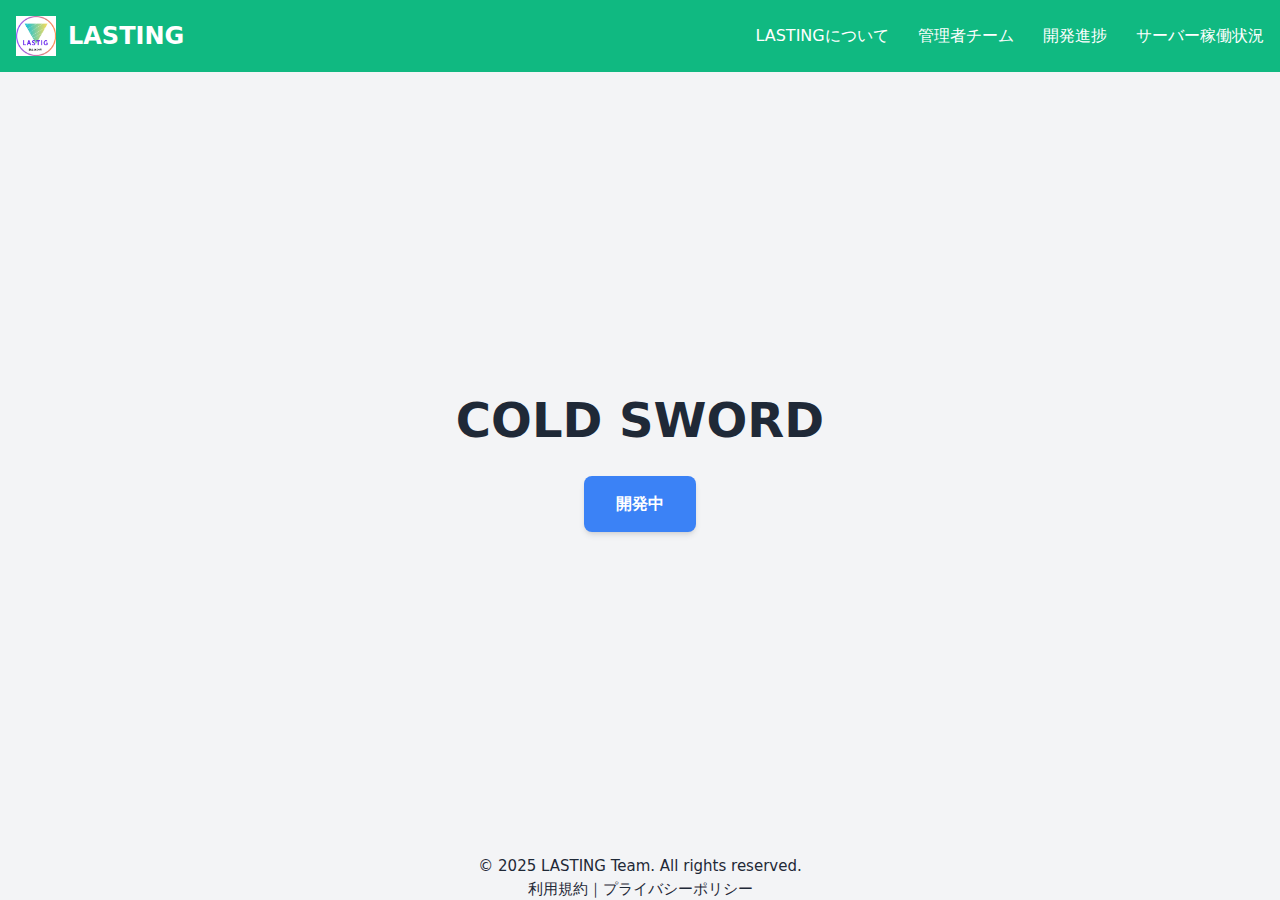
<file: index.html>
<!DOCTYPE html>
<html lang="ja">
<head>
    <meta charset="UTF-8">
    <meta name="viewport" content="width=device-width, initial-scale=1.0">
    <title>公式ホームページ</title>
    <link rel="stylesheet" href="style.css">
</head>
<body class="bg-gray-100 text-gray-800 flex flex-col h-screen">
    <header class="bg-emerald-500 text-white shadow-md p-4 flex justify-between items-center">
        <a href="./../" class="flex items-center space-x-3">
            <img src="PNG/lasting_logo.png" alt="LASTING Logo" class="h-10 w-10">
            <span class="text-2xl font-bold">LASTING</span>
        </a>
        <nav class="space-x-6">
            <a href="/info" class="text-white hover:text-gray-300">LASTINGについて</a>
            <a href="/team" class="text-white hover:text-gray-300">管理者チーム</a>
            <a href="/progress" class="text-white hover:text-gray-300">開発進捗</a>
            <a href="/server" class="text-white hover:text-gray-300">サーバー稼働状況</a>
        </nav>
    </header>

    <!-- メインコンテンツ -->
    <main class="flex flex-col items-center justify-center flex-grow bg-gray-100">
        <!-- タイトル -->
        <h1 class="text-5xl font-bold text-gray-800 mb-8">COLD SWORD</h1>
        <!-- 遊ぼうボタン -->
        <a target="_blank" class="px-8 py-4 bg-blue-500 text-white font-semibold rounded-lg shadow-md hover:bg-blue-600 transition duration-300">開発中</a>
    </main>

    <footer style="text-align: center; font-size: 15px;">
        <p>&copy; 2025 LASTING Team. All rights reserved.</p>
        <p><a style="text-decoration: none; color: inherit;" href="/terms">利用規約</a>｜<a style="text-decoration: none; color: inherit;" href="/privacy-policy">プライバシーポリシー</a></p>
    </footer>

</body>
</html>
</file>
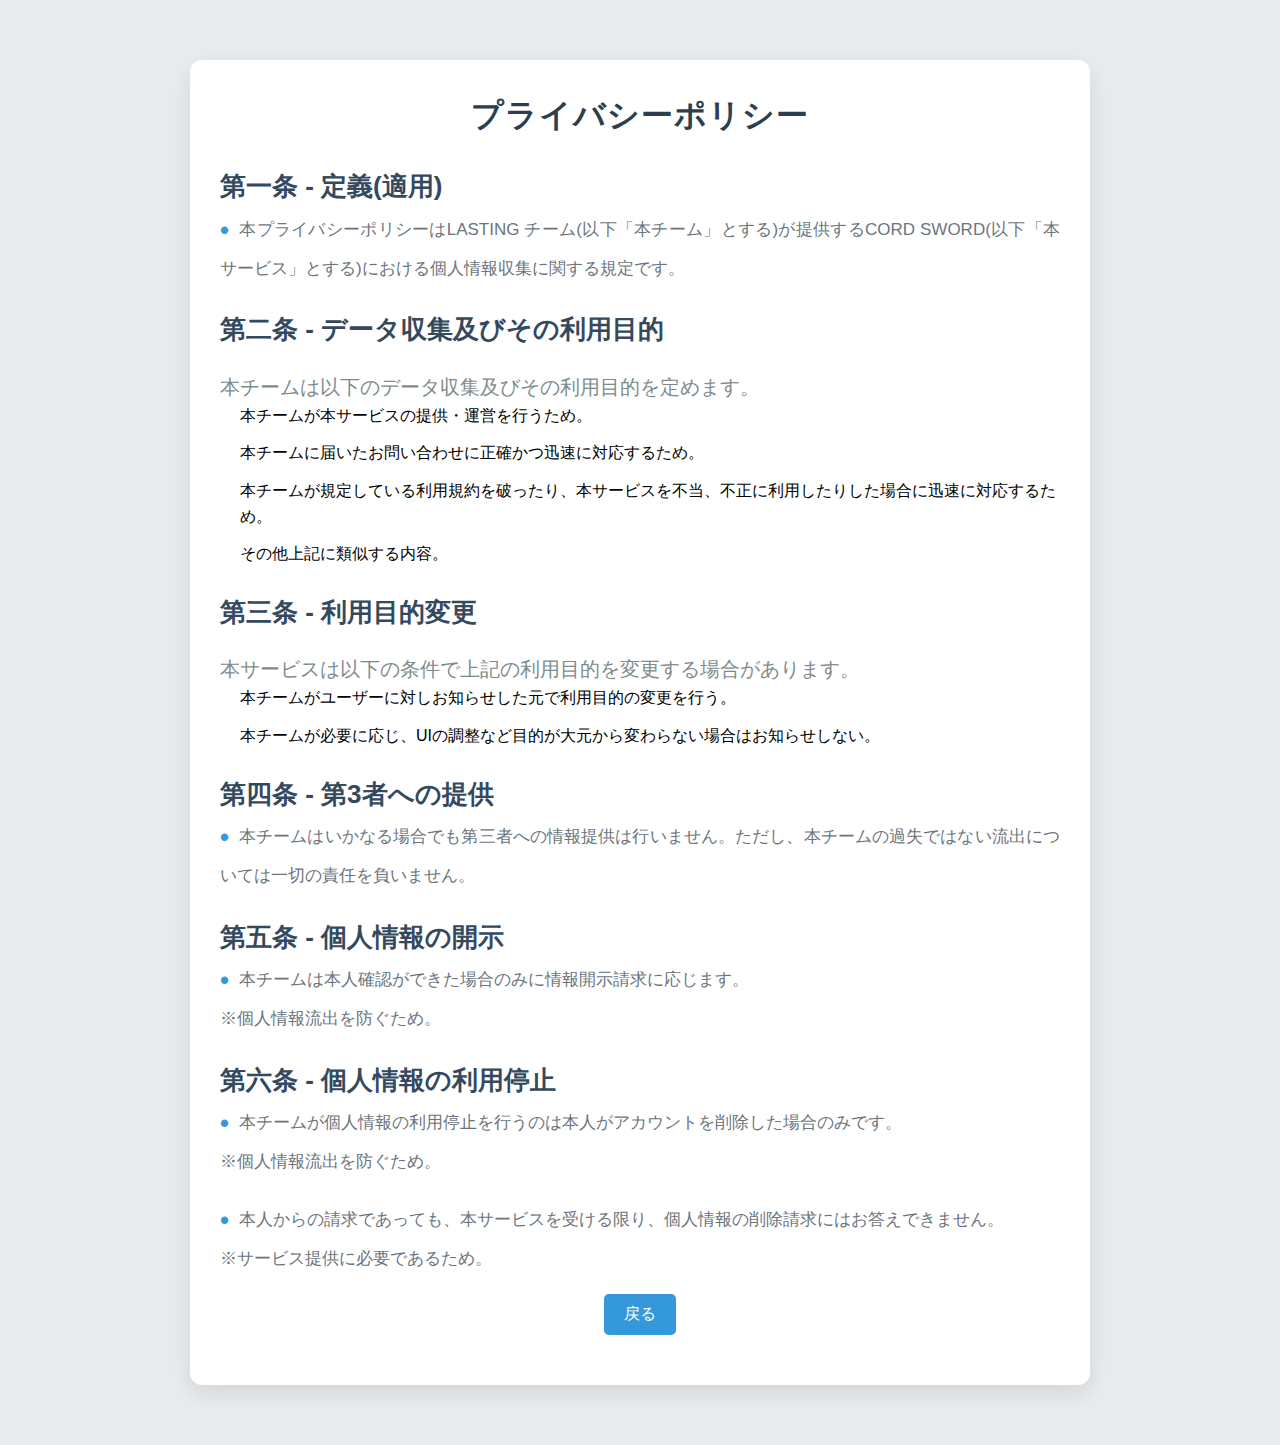
<file: privacy-policy/index.html>
<!DOCTYPE html>
<html lang="ja">
  <head>
    <meta charset="UTF-8">
    <meta name="viewport" content="width=device-width, initial-scale=1.0">
    <title>プライバシーポリシー | COLD SWORD</title>
    <link rel="stylesheet" href="/attachments/css/policies.css">
    <link rel="icon" sizes="500x500" href="/PNG/lasting_logo.png" type="image/png">
    <link rel="apple-touch-icon" sizes="500x500" href="/PNG/lasting_logo.png" type="image/png">
    <script src="/attachments/js/back-button.js"></script>
  </head>

  <body>
    <main>
      <h1>プライバシーポリシー</h1>

      <section>
        <h2>第一条 - 定義(適用)</h2>
        <p>本プライバシーポリシーはLASTING チーム(以下「本チーム」とする)が提供するCORD SWORD(以下「本サービス」とする)における個人情報収集に関する規定です。</p>
      </section>

      <section>
        <h2>第二条 - データ収集及びその利用目的</h2>
        <h3>本チームは以下のデータ収集及びその利用目的を定めます。</h3>
        <ul>
          <li>本チームが本サービスの提供・運営を行うため。</li>
          <li>本チームに届いたお問い合わせに正確かつ迅速に対応するため。</li>
          <li>本チームが規定している利用規約を破ったり、本サービスを不当、不正に利用したりした場合に迅速に対応するため。</li>
          <li>その他上記に類似する内容。</li>
        </ul>
      </section>

      <section>
        <h2>第三条 - 利用目的変更</h2>
        <h3>本サービスは以下の条件で上記の利用目的を変更する場合があります。</h3>
        <ul>
          <li>本チームがユーザーに対しお知らせした元で利用目的の変更を行う。</li>
          <li>本チームが必要に応じ、UIの調整など目的が大元から変わらない場合はお知らせしない。</li>
        </ul>
      </section>

      <section>
        <h2>第四条 - 第3者への提供</h2>
        <p>本チームはいかなる場合でも第三者への情報提供は行いません。ただし、本チームの過失ではない流出については一切の責任を負いません。</p>
      </section>

      <section>
        <h2>第五条 - 個人情報の開示</h2>
        <p>本チームは本人確認ができた場合のみに情報開示請求に応じます。<br>※個人情報流出を防ぐため。</p>
      </section>

      <section>
        <h2>第六条 - 個人情報の利用停止</h2>
        <p>本チームが個人情報の利用停止を行うのは本人がアカウントを削除した場合のみです。<br>※個人情報流出を防ぐため。</p>
        <p>本人からの請求であっても、本サービスを受ける限り、個人情報の削除請求にはお答えできません。<br>※サービス提供に必要であるため。</p>
      </section>

      <!-- 戻るボタン -->
      <button class="back-button" onclick="window.history.back()">戻る</button>
    </main>
  </body>
</html>
</file>
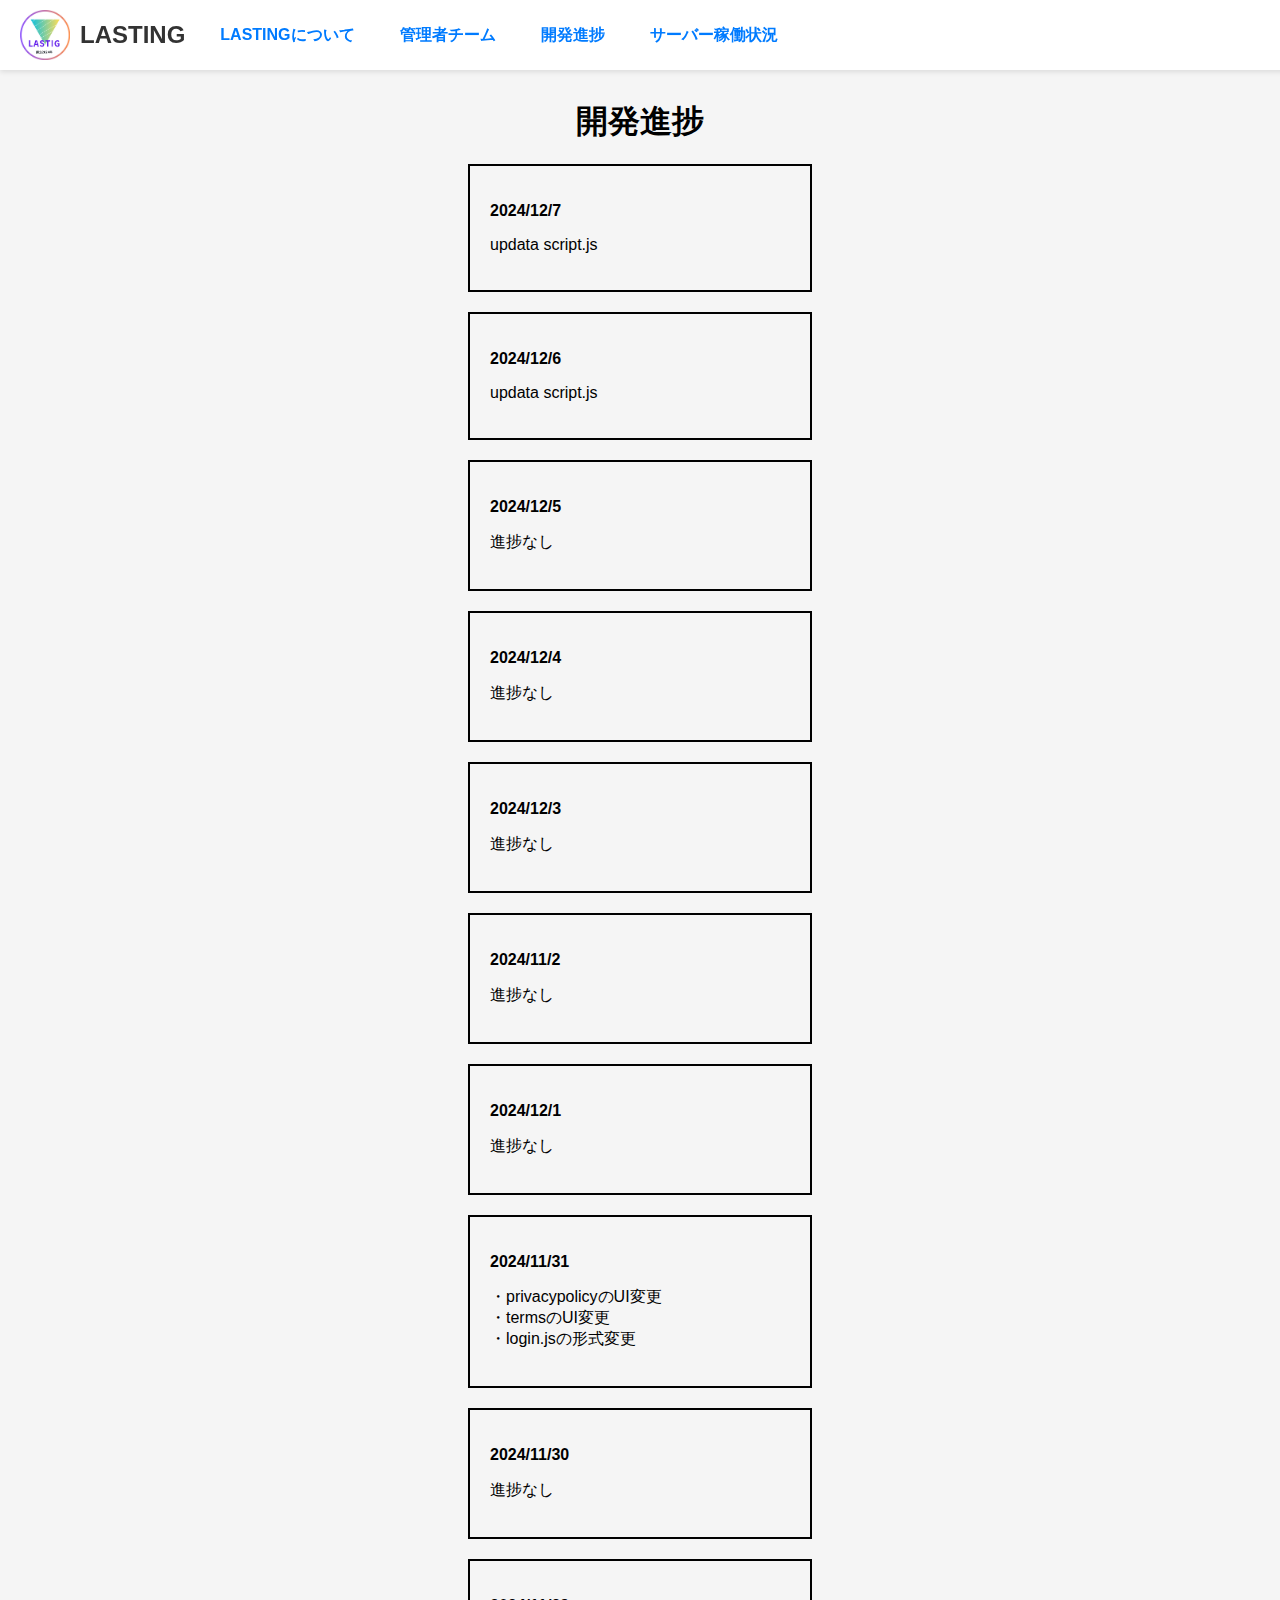
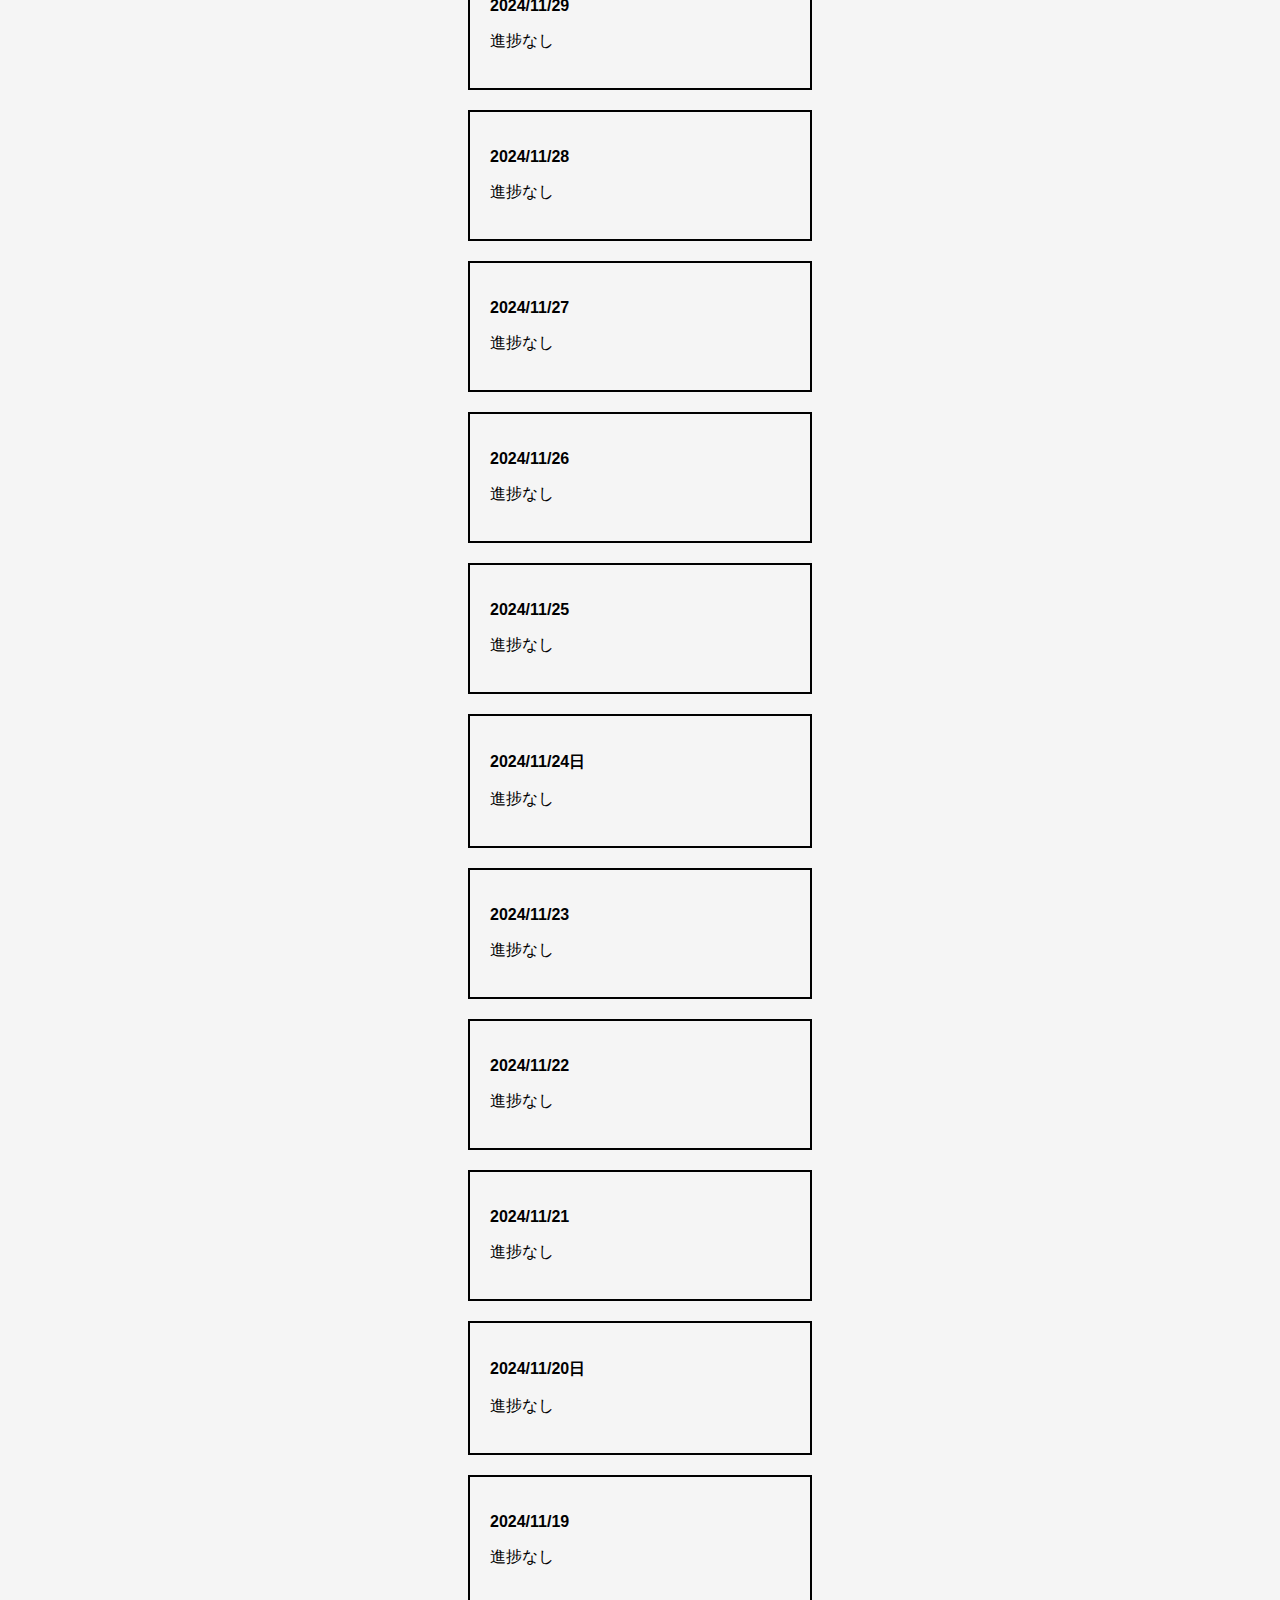
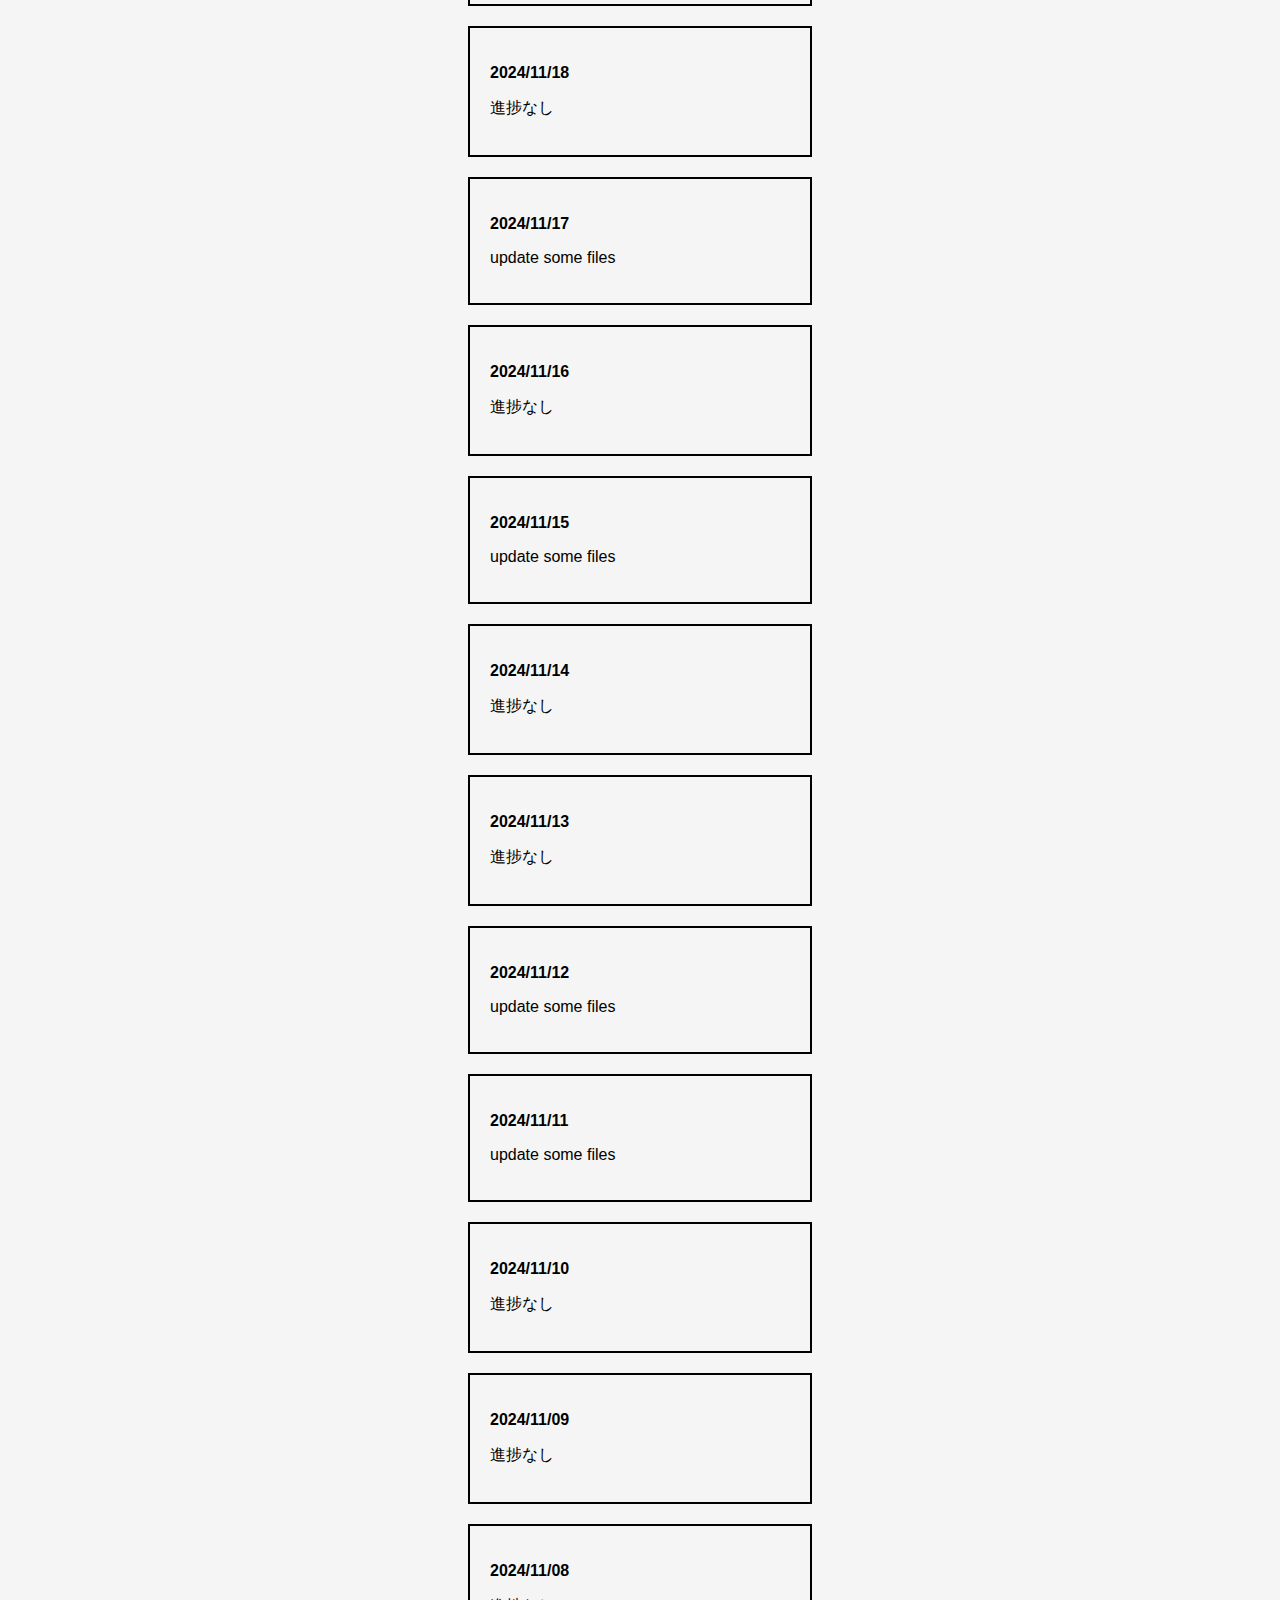
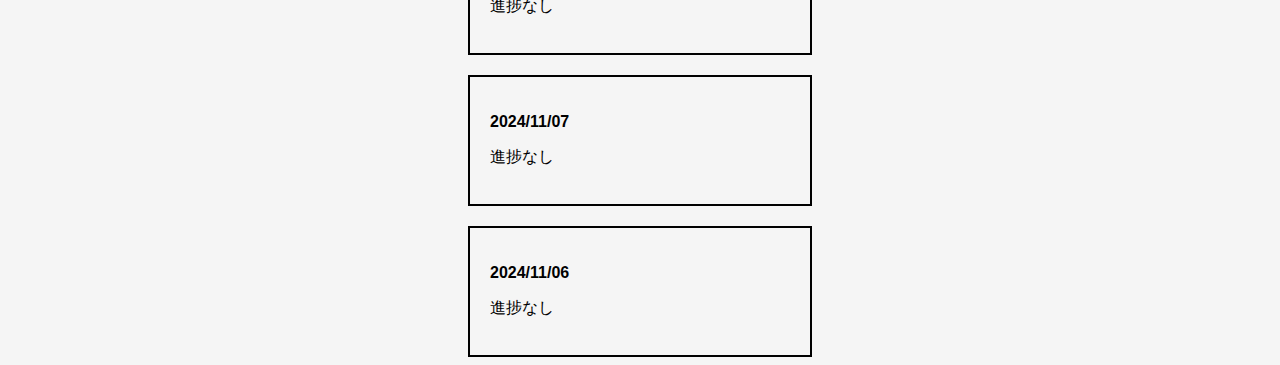
<file: progress/index.html>
<!DOCTYPE html>
<html lang="ja">
<head>
    <meta charset="UTF-8">
    <meta name="viewport" content="width=device-width, initial-scale=1.0">
    <title>開発進捗</title>
    <link rel="stylesheet" href="style.css">
    <link rel="icon" sizes="500x500" href="/PNG/lasting_logo.png" type="image/png">
    <link rel="apple-touch-icon" sizes="500x500" href="/PNG/lasting_logo.png" type="image/png">
</head>
<body>
    <header>
        <a href="./../" class="logo-link">
            <img src="../PNG/IMG_2790.png" alt="Cold Sword Logo" class="logo-image">
            <span class="logo-text">LASTING</span>
        </a>
        <div class="header-button">
            <a href="/info">LASTINGについて</a>
            <a href="/team">管理者チーム</a>
            <a href="/progress">開発進捗</a>
            <a href="/server">サーバー稼働状況</a>
    </header>
    <!-- タイトル -->
    <h1 class="progress-title">開発進捗</h1>

    <div class="progress-list">
        <div class="progress-item">
        <p class="progress-date">2024/12/7</p>
        <p class="progress-content">updata script.js</p>
        </div>
        <div class="progress-item">
        <p class="progress-date">2024/12/6</p>
        <p class="progress-content">updata script.js</p>
        </div>
        <div class="progress-item">
        <p class="progress-date">2024/12/5</p>
        <p class="progress-content">進捗なし</p>
        </div>
        <div class="progress-item">
        <p class="progress-date">2024/12/4</p>
        <p class="progress-content">進捗なし</p>
        </div>
        <div class="progress-item">
        <p class="progress-date">2024/12/3</p>
        <p class="progress-content">進捗なし</p>
        </div>
        <div class="progress-item">
        <p class="progress-date">2024/11/2</p>
        <p class="progress-content">進捗なし</p>
        </div>
        <div class="progress-item">
        <p class="progress-date">2024/12/1</p>
        <p class="progress-content">進捗なし</p>
        </div>
        <div class="progress-item">
        <p class="progress-date">2024/11/31</p>
        <p class="progress-content">・privacypolicyのUI変更</br>・termsのUI変更</br>・login.jsの形式変更</p>
        </div>
        <div class="progress-item">
        <p class="progress-date">2024/11/30</p>
        <p class="progress-content">進捗なし</p>
        </div>
        <div class="progress-item">
        <p class="progress-date">2024/11/29</p>
        <p class="progress-content">進捗なし</p>
        </div>
        <div class="progress-item">
        <p class="progress-date">2024/11/28</p>
        <p class="progress-content">進捗なし</p>
        </div>
        <div class="progress-item">
        <p class="progress-date">2024/11/27</p>
        <p class="progress-content">進捗なし</p>
        </div>
        <div class="progress-item">
        <p class="progress-date">2024/11/26</p>
        <p class="progress-content">進捗なし</p>
        </div>
        <div class="progress-item">
            <p class="progress-date">2024/11/25</p>
            <p class="progress-content">進捗なし</p>
        </div>
        <div class="progress-item">
            <p class="progress-date">2024/11/24日</p>
            <p class="progress-content">進捗なし</p>
        </div>
        <div class="progress-item">
            <p class="progress-date">2024/11/23</p>
            <p class="progress-content">進捗なし</p>
        </div>
        <div class="progress-item">
            <p class="progress-date">2024/11/22</p>
            <p class="progress-content">進捗なし</p>
        </div>
        <div class="progress-item">
            <p class="progress-date">2024/11/21</p>
            <p class="progress-content">進捗なし</p>
        </div>
        <div class="progress-item">
            <p class="progress-date">2024/11/20日</p>
            <p class="progress-content">進捗なし</p>
        </div>
        <div class="progress-item">
            <p class="progress-date">2024/11/19</p>
            <p class="progress-content">進捗なし</p>
        </div>
        <div class="progress-item">
            <p class="progress-date">2024/11/18</p>
            <p class="progress-content">進捗なし</p>
        </div>
        <div class="progress-item">
            <p class="progress-date">2024/11/17</p>
            <p class="progress-content">update some files</p>
        </div>
        <div class="progress-item">
            <p class="progress-date">2024/11/16</p>
            <p class="progress-content">進捗なし</p>
        </div>
        <div class="progress-item">
            <p class="progress-date">2024/11/15</p>
            <p class="progress-content">update some files</p>
        </div>
        <div class="progress-item">
            <p class="progress-date">2024/11/14</p>
            <p class="progress-content">進捗なし</p>
        </div>
        <div class="progress-item">
            <p class="progress-date">2024/11/13</p>
            <p class="progress-content">進捗なし</p>
        </div>
        <div class="progress-item">
            <p class="progress-date">2024/11/12</p>
            <p class="progress-content">update some files</p>
        </div>
        <div class="progress-item">
            <p class="progress-date">2024/11/11</p>
            <p class="progress-content">update some files</p>
        </div>
        <div class="progress-item">
            <p class="progress-date">2024/11/10</p>
            <p class="progress-content">進捗なし</p>
    </div>
        <div class="progress-item">
            <p class="progress-date">2024/11/09</p>
            <p class="progress-content">進捗なし</p>
        </div>
        <div class="progress-item">
            <p class="progress-date">2024/11/08</p>
            <p class="progress-content">進捗なし</p>
        </div>
        <div class="progress-item">
            <p class="progress-date">2024/11/07</p>
            <p class="progress-content">進捗なし</p>
        </div>
        <div class="progress-item">
            <p class="progress-date">2024/11/06</p>
            <p class="progress-content">進捗なし</p>
        </div>
    </div>

</body>
</html>
</file>
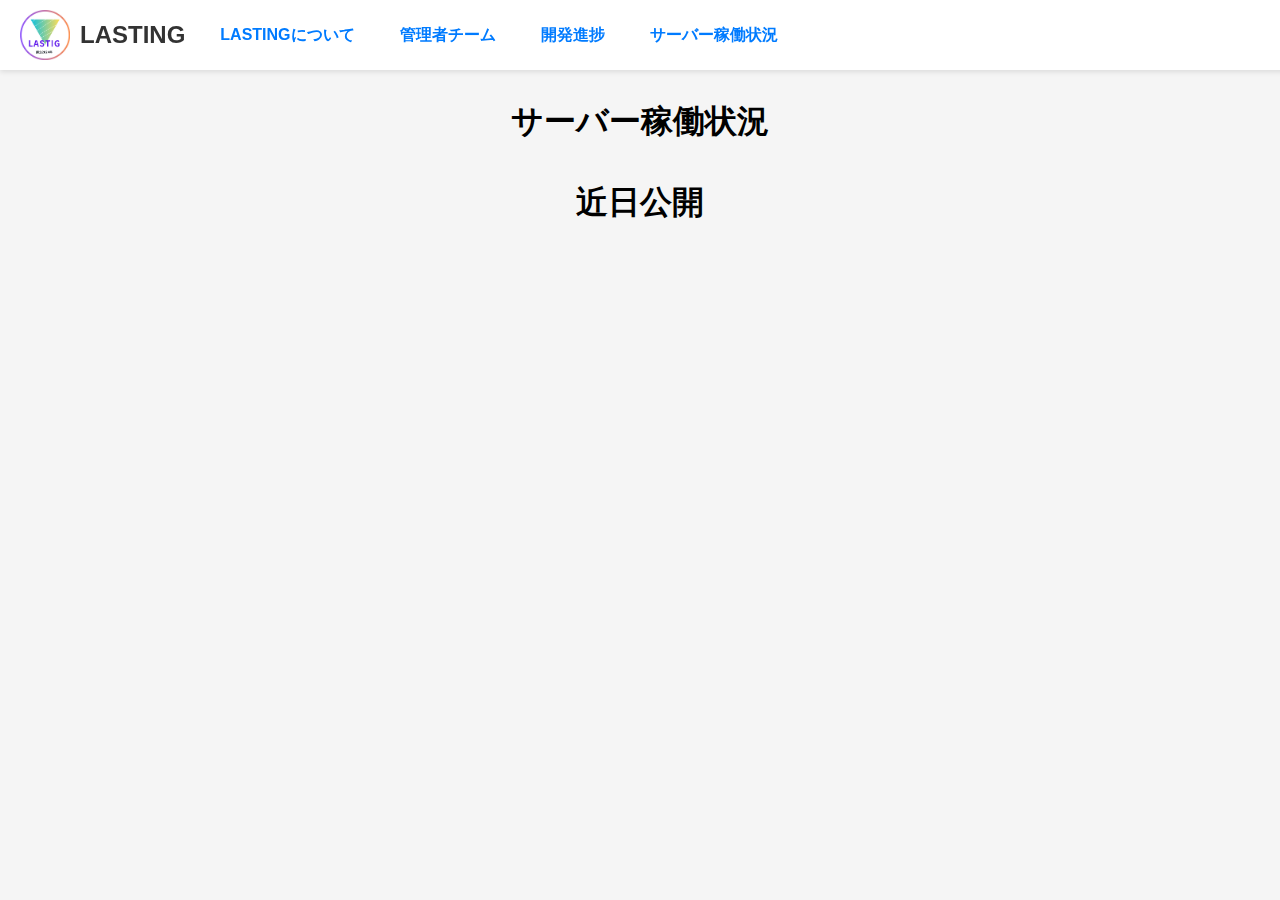
<file: server/index.html>
<!DOCTYPE html>
<html lang="ja">
<head>
    <meta charset="UTF-8">
    <meta name="viewport" content="width=device-width, initial-scale=1.0">
    <title>サーバー稼働状況</title>
    <link rel="stylesheet" href="style.css">
    <link rel="icon" sizes="500x500" href="/PNG/lasting_logo.png" type="image/png">
    <link rel="apple-touch-icon" sizes="500x500" href="/PNG/lasting_logo.png" type="image/png">
</head>
<body>
    <header>
        <a href="./../" class="logo-link">
            <img src="../PNG/IMG_2790.png" alt="Cold Sword Logo" class="logo-image">
            <span class="logo-text">LASTING</span>
        </a>
        <div class="header-button">
            <a href="/info">LASTINGについて</a>
            <a href="/team">管理者チーム</a>
            <a href="/progress">開発進捗</a>
            <a href="/server">サーバー稼働状況</a>
        </div>
    </header>
    <!-- タイトル -->
    <h1 class="server-title">サーバー稼働状況<br><br>近日公開</h1>

</body>
</html>
</file>
<file: style.css>
*, ::before, ::after {
  --tw-border-spacing-x: 0;
  --tw-border-spacing-y: 0;
  --tw-translate-x: 0;
  --tw-translate-y: 0;
  --tw-rotate: 0;
  --tw-skew-x: 0;
  --tw-skew-y: 0;
  --tw-scale-x: 1;
  --tw-scale-y: 1;
  --tw-pan-x:  ;
  --tw-pan-y:  ;
  --tw-pinch-zoom:  ;
  --tw-scroll-snap-strictness: proximity;
  --tw-gradient-from-position:  ;
  --tw-gradient-via-position:  ;
  --tw-gradient-to-position:  ;
  --tw-ordinal:  ;
  --tw-slashed-zero:  ;
  --tw-numeric-figure:  ;
  --tw-numeric-spacing:  ;
  --tw-numeric-fraction:  ;
  --tw-ring-inset:  ;
  --tw-ring-offset-width: 0px;
  --tw-ring-offset-color: #fff;
  --tw-ring-color: rgb(59 130 246 / 0.5);
  --tw-ring-offset-shadow: 0 0 #0000;
  --tw-ring-shadow: 0 0 #0000;
  --tw-shadow: 0 0 #0000;
  --tw-shadow-colored: 0 0 #0000;
  --tw-blur:  ;
  --tw-brightness:  ;
  --tw-contrast:  ;
  --tw-grayscale:  ;
  --tw-hue-rotate:  ;
  --tw-invert:  ;
  --tw-saturate:  ;
  --tw-sepia:  ;
  --tw-drop-shadow:  ;
  --tw-backdrop-blur:  ;
  --tw-backdrop-brightness:  ;
  --tw-backdrop-contrast:  ;
  --tw-backdrop-grayscale:  ;
  --tw-backdrop-hue-rotate:  ;
  --tw-backdrop-invert:  ;
  --tw-backdrop-opacity:  ;
  --tw-backdrop-saturate:  ;
  --tw-backdrop-sepia:  ;
  --tw-contain-size:  ;
  --tw-contain-layout:  ;
  --tw-contain-paint:  ;
  --tw-contain-style:  ;
}

::backdrop {
  --tw-border-spacing-x: 0;
  --tw-border-spacing-y: 0;
  --tw-translate-x: 0;
  --tw-translate-y: 0;
  --tw-rotate: 0;
  --tw-skew-x: 0;
  --tw-skew-y: 0;
  --tw-scale-x: 1;
  --tw-scale-y: 1;
  --tw-pan-x:  ;
  --tw-pan-y:  ;
  --tw-pinch-zoom:  ;
  --tw-scroll-snap-strictness: proximity;
  --tw-gradient-from-position:  ;
  --tw-gradient-via-position:  ;
  --tw-gradient-to-position:  ;
  --tw-ordinal:  ;
  --tw-slashed-zero:  ;
  --tw-numeric-figure:  ;
  --tw-numeric-spacing:  ;
  --tw-numeric-fraction:  ;
  --tw-ring-inset:  ;
  --tw-ring-offset-width: 0px;
  --tw-ring-offset-color: #fff;
  --tw-ring-color: rgb(59 130 246 / 0.5);
  --tw-ring-offset-shadow: 0 0 #0000;
  --tw-ring-shadow: 0 0 #0000;
  --tw-shadow: 0 0 #0000;
  --tw-shadow-colored: 0 0 #0000;
  --tw-blur:  ;
  --tw-brightness:  ;
  --tw-contrast:  ;
  --tw-grayscale:  ;
  --tw-hue-rotate:  ;
  --tw-invert:  ;
  --tw-saturate:  ;
  --tw-sepia:  ;
  --tw-drop-shadow:  ;
  --tw-backdrop-blur:  ;
  --tw-backdrop-brightness:  ;
  --tw-backdrop-contrast:  ;
  --tw-backdrop-grayscale:  ;
  --tw-backdrop-hue-rotate:  ;
  --tw-backdrop-invert:  ;
  --tw-backdrop-opacity:  ;
  --tw-backdrop-saturate:  ;
  --tw-backdrop-sepia:  ;
  --tw-contain-size:  ;
  --tw-contain-layout:  ;
  --tw-contain-paint:  ;
  --tw-contain-style:  ;
}

/*
! tailwindcss v3.4.13 | MIT License | https://tailwindcss.com
*/

/*
1. Prevent padding and border from affecting element width. (https://github.com/mozdevs/cssremedy/issues/4)
2. Allow adding a border to an element by just adding a border-width. (https://github.com/tailwindcss/tailwindcss/pull/116)
*/

*,
::before,
::after {
  box-sizing: border-box;
  /* 1 */
  border-width: 0;
  /* 2 */
  border-style: solid;
  /* 2 */
  border-color: #e5e7eb;
  /* 2 */
}

::before,
::after {
  --tw-content: '';
}

/*
1. Use a consistent sensible line-height in all browsers.
2. Prevent adjustments of font size after orientation changes in iOS.
3. Use a more readable tab size.
4. Use the user's configured `sans` font-family by default.
5. Use the user's configured `sans` font-feature-settings by default.
6. Use the user's configured `sans` font-variation-settings by default.
7. Disable tap highlights on iOS
*/

html,
:host {
  line-height: 1.5;
  /* 1 */
  -webkit-text-size-adjust: 100%;
  /* 2 */
  -moz-tab-size: 4;
  /* 3 */
  -o-tab-size: 4;
     tab-size: 4;
  /* 3 */
  font-family: ui-sans-serif, system-ui, sans-serif, "Apple Color Emoji", "Segoe UI Emoji", "Segoe UI Symbol", "Noto Color Emoji";
  /* 4 */
  font-feature-settings: normal;
  /* 5 */
  font-variation-settings: normal;
  /* 6 */
  -webkit-tap-highlight-color: transparent;
  /* 7 */
}

/*
1. Remove the margin in all browsers.
2. Inherit line-height from `html` so users can set them as a class directly on the `html` element.
*/

body {
  margin: 0;
  /* 1 */
  line-height: inherit;
  /* 2 */
}

/*
1. Add the correct height in Firefox.
2. Correct the inheritance of border color in Firefox. (https://bugzilla.mozilla.org/show_bug.cgi?id=190655)
3. Ensure horizontal rules are visible by default.
*/

hr {
  height: 0;
  /* 1 */
  color: inherit;
  /* 2 */
  border-top-width: 1px;
  /* 3 */
}

/*
Add the correct text decoration in Chrome, Edge, and Safari.
*/

abbr:where([title]) {
  -webkit-text-decoration: underline dotted;
          text-decoration: underline dotted;
}

/*
Remove the default font size and weight for headings.
*/

h1,
h2,
h3,
h4,
h5,
h6 {
  font-size: inherit;
  font-weight: inherit;
}

/*
Reset links to optimize for opt-in styling instead of opt-out.
*/

a {
  color: inherit;
  text-decoration: inherit;
}

/*
Add the correct font weight in Edge and Safari.
*/

b,
strong {
  font-weight: bolder;
}

/*
1. Use the user's configured `mono` font-family by default.
2. Use the user's configured `mono` font-feature-settings by default.
3. Use the user's configured `mono` font-variation-settings by default.
4. Correct the odd `em` font sizing in all browsers.
*/

code,
kbd,
samp,
pre {
  font-family: ui-monospace, SFMono-Regular, Menlo, Monaco, Consolas, "Liberation Mono", "Courier New", monospace;
  /* 1 */
  font-feature-settings: normal;
  /* 2 */
  font-variation-settings: normal;
  /* 3 */
  font-size: 1em;
  /* 4 */
}

/*
Add the correct font size in all browsers.
*/

small {
  font-size: 80%;
}

/*
Prevent `sub` and `sup` elements from affecting the line height in all browsers.
*/

sub,
sup {
  font-size: 75%;
  line-height: 0;
  position: relative;
  vertical-align: baseline;
}

sub {
  bottom: -0.25em;
}

sup {
  top: -0.5em;
}

/*
1. Remove text indentation from table contents in Chrome and Safari. (https://bugs.chromium.org/p/chromium/issues/detail?id=999088, https://bugs.webkit.org/show_bug.cgi?id=201297)
2. Correct table border color inheritance in all Chrome and Safari. (https://bugs.chromium.org/p/chromium/issues/detail?id=935729, https://bugs.webkit.org/show_bug.cgi?id=195016)
3. Remove gaps between table borders by default.
*/

table {
  text-indent: 0;
  /* 1 */
  border-color: inherit;
  /* 2 */
  border-collapse: collapse;
  /* 3 */
}

/*
1. Change the font styles in all browsers.
2. Remove the margin in Firefox and Safari.
3. Remove default padding in all browsers.
*/

button,
input,
optgroup,
select,
textarea {
  font-family: inherit;
  /* 1 */
  font-feature-settings: inherit;
  /* 1 */
  font-variation-settings: inherit;
  /* 1 */
  font-size: 100%;
  /* 1 */
  font-weight: inherit;
  /* 1 */
  line-height: inherit;
  /* 1 */
  letter-spacing: inherit;
  /* 1 */
  color: inherit;
  /* 1 */
  margin: 0;
  /* 2 */
  padding: 0;
  /* 3 */
}

/*
Remove the inheritance of text transform in Edge and Firefox.
*/

button,
select {
  text-transform: none;
}

/*
1. Correct the inability to style clickable types in iOS and Safari.
2. Remove default button styles.
*/

button,
input:where([type='button']),
input:where([type='reset']),
input:where([type='submit']) {
  -webkit-appearance: button;
  /* 1 */
  background-color: transparent;
  /* 2 */
  background-image: none;
  /* 2 */
}

/*
Use the modern Firefox focus style for all focusable elements.
*/

:-moz-focusring {
  outline: auto;
}

/*
Remove the additional `:invalid` styles in Firefox. (https://github.com/mozilla/gecko-dev/blob/2f9eacd9d3d995c937b4251a5557d95d494c9be1/layout/style/res/forms.css#L728-L737)
*/

:-moz-ui-invalid {
  box-shadow: none;
}

/*
Add the correct vertical alignment in Chrome and Firefox.
*/

progress {
  vertical-align: baseline;
}

/*
Correct the cursor style of increment and decrement buttons in Safari.
*/

::-webkit-inner-spin-button,
::-webkit-outer-spin-button {
  height: auto;
}

/*
1. Correct the odd appearance in Chrome and Safari.
2. Correct the outline style in Safari.
*/

[type='search'] {
  -webkit-appearance: textfield;
  /* 1 */
  outline-offset: -2px;
  /* 2 */
}

/*
Remove the inner padding in Chrome and Safari on macOS.
*/

::-webkit-search-decoration {
  -webkit-appearance: none;
}

/*
1. Correct the inability to style clickable types in iOS and Safari.
2. Change font properties to `inherit` in Safari.
*/

::-webkit-file-upload-button {
  -webkit-appearance: button;
  /* 1 */
  font: inherit;
  /* 2 */
}

/*
Add the correct display in Chrome and Safari.
*/

summary {
  display: list-item;
}

/*
Removes the default spacing and border for appropriate elements.
*/

blockquote,
dl,
dd,
h1,
h2,
h3,
h4,
h5,
h6,
hr,
figure,
p,
pre {
  margin: 0;
}

fieldset {
  margin: 0;
  padding: 0;
}

legend {
  padding: 0;
}

ol,
ul,
menu {
  list-style: none;
  margin: 0;
  padding: 0;
}

/*
Reset default styling for dialogs.
*/

dialog {
  padding: 0;
}

/*
Prevent resizing textareas horizontally by default.
*/

textarea {
  resize: vertical;
}

/*
1. Reset the default placeholder opacity in Firefox. (https://github.com/tailwindlabs/tailwindcss/issues/3300)
2. Set the default placeholder color to the user's configured gray 400 color.
*/

input::-moz-placeholder, textarea::-moz-placeholder {
  opacity: 1;
  /* 1 */
  color: #9ca3af;
  /* 2 */
}

input::placeholder,
textarea::placeholder {
  opacity: 1;
  /* 1 */
  color: #9ca3af;
  /* 2 */
}

/*
Set the default cursor for buttons.
*/

button,
[role="button"] {
  cursor: pointer;
}

/*
Make sure disabled buttons don't get the pointer cursor.
*/

:disabled {
  cursor: default;
}

/*
1. Make replaced elements `display: block` by default. (https://github.com/mozdevs/cssremedy/issues/14)
2. Add `vertical-align: middle` to align replaced elements more sensibly by default. (https://github.com/jensimmons/cssremedy/issues/14#issuecomment-634934210)
   This can trigger a poorly considered lint error in some tools but is included by design.
*/

img,
svg,
video,
canvas,
audio,
iframe,
embed,
object {
  display: block;
  /* 1 */
  vertical-align: middle;
  /* 2 */
}

/*
Constrain images and videos to the parent width and preserve their intrinsic aspect ratio. (https://github.com/mozdevs/cssremedy/issues/14)
*/

img,
video {
  max-width: 100%;
  height: auto;
}

/* Make elements with the HTML hidden attribute stay hidden by default */

[hidden] {
  display: none;
}

.mb-8 {
  margin-bottom: 2rem;
}

.flex {
  display: flex;
}

.h-10 {
  height: 2.5rem;
}

.h-screen {
  height: 100vh;
}

.min-h-screen {
  min-height: 100vh;
}

.w-10 {
  width: 2.5rem;
}

.flex-grow {
  flex-grow: 1;
}

.flex-col {
  flex-direction: column;
}

.items-center {
  align-items: center;
}

.justify-center {
  justify-content: center;
}

.justify-between {
  justify-content: space-between;
}

.space-x-3 > :not([hidden]) ~ :not([hidden]) {
  --tw-space-x-reverse: 0;
  margin-right: calc(0.75rem * var(--tw-space-x-reverse));
  margin-left: calc(0.75rem * calc(1 - var(--tw-space-x-reverse)));
}

.space-x-6 > :not([hidden]) ~ :not([hidden]) {
  --tw-space-x-reverse: 0;
  margin-right: calc(1.5rem * var(--tw-space-x-reverse));
  margin-left: calc(1.5rem * calc(1 - var(--tw-space-x-reverse)));
}

.rounded-lg {
  border-radius: 0.5rem;
}

.bg-blue-500 {
  --tw-bg-opacity: 1;
  background-color: rgb(59 130 246 / var(--tw-bg-opacity));
}

.bg-emerald-500 {
  --tw-bg-opacity: 1;
  background-color: rgb(16 185 129 / var(--tw-bg-opacity));
}

.bg-gray-100 {
  --tw-bg-opacity: 1;
  background-color: rgb(243 244 246 / var(--tw-bg-opacity));
}

.p-4 {
  padding: 1rem;
}

.px-8 {
  padding-left: 2rem;
  padding-right: 2rem;
}

.py-4 {
  padding-top: 1rem;
  padding-bottom: 1rem;
}

.text-2xl {
  font-size: 1.5rem;
  line-height: 2rem;
}

.text-5xl {
  font-size: 3rem;
  line-height: 1;
}

.font-bold {
  font-weight: 700;
}

.font-semibold {
  font-weight: 600;
}

.text-gray-800 {
  --tw-text-opacity: 1;
  color: rgb(31 41 55 / var(--tw-text-opacity));
}

.text-white {
  --tw-text-opacity: 1;
  color: rgb(255 255 255 / var(--tw-text-opacity));
}

.shadow-md {
  --tw-shadow: 0 4px 6px -1px rgb(0 0 0 / 0.1), 0 2px 4px -2px rgb(0 0 0 / 0.1);
  --tw-shadow-colored: 0 4px 6px -1px var(--tw-shadow-color), 0 2px 4px -2px var(--tw-shadow-color);
  box-shadow: var(--tw-ring-offset-shadow, 0 0 #0000), var(--tw-ring-shadow, 0 0 #0000), var(--tw-shadow);
}

.transition {
  transition-property: color, background-color, border-color, text-decoration-color, fill, stroke, opacity, box-shadow, transform, filter, -webkit-backdrop-filter;
  transition-property: color, background-color, border-color, text-decoration-color, fill, stroke, opacity, box-shadow, transform, filter, backdrop-filter;
  transition-property: color, background-color, border-color, text-decoration-color, fill, stroke, opacity, box-shadow, transform, filter, backdrop-filter, -webkit-backdrop-filter;
  transition-timing-function: cubic-bezier(0.4, 0, 0.2, 1);
  transition-duration: 150ms;
}

.duration-300 {
  transition-duration: 300ms;
}

.hover\:bg-blue-600:hover {
  --tw-bg-opacity: 1;
  background-color: rgb(37 99 235 / var(--tw-bg-opacity));
}

.hover\:text-gray-300:hover {
  --tw-text-opacity: 1;
  color: rgb(209 213 219 / var(--tw-text-opacity));
}
</file>
<file: progress/style.css>
body {
    font-family: Arial, sans-serif;
    background-color: #f5f5f5;
}

header {
    position: fixed;
    top: 0;
    left: 0;
    width: 100%;
    background-color: #ffffff;
    padding: 10px 20px;
    display: flex;
    align-items: center;
    box-shadow: 0 2px 5px rgba(0, 0, 0, 0.1);
    z-index: 1000;
}

/* ロゴリンクのスタイル */
.logo-link {
    display: flex;
    align-items: center;
    text-decoration: none;
    margin-right: 20px; /* ロゴとリンク間のスペース */
}

.logo-image {
    height: 50px;
    margin-right: 10px;
}

.logo-text {
    font-size: 1.5em;
    color: #333;
    font-weight: bold;
}

/* ヘッダーボタンのスタイル - 左詰め */
.header-button {
    display: flex;
    gap: 15px;
}

.header-button a {
    text-decoration: none;
    color: #007bff;
    font-weight: bold;
    padding: 8px 15px;
    border-radius: 5px;
    transition: background-color 0.3s ease;
}

.header-button a:hover {
    background-color: #e0e0e0;
}

.progress-title {
    font-size: 2em;
    margin-top: 100px;
    text-align: center;
    margin-bottom: 20px;
}

/* 進捗リストのスタイル */
.progress-list {
    display: flex;
    flex-direction: column;
    align-items: center;
    gap: 20px;
}

/* 各進捗項目のスタイル */
.progress-item {
    width: 300px;
    border: 2px solid black;
    padding: 20px;
    text-align: left;
}

/* 日付と内容のスタイル */
.progress-date {
    font-weight: bold;
    margin-bottom: 10px;
}

.progress-content {
    font-size: 1em;
}
</file>
<file: server/style.css>
body {
    font-family: Arial, sans-serif;
    background-color: #f5f5f5;
}

header {
    position: fixed;
    top: 0;
    left: 0;
    width: 100%;
    background-color: #ffffff;
    padding: 10px 20px;
    display: flex;
    align-items: center;
    box-shadow: 0 2px 5px rgba(0, 0, 0, 0.1);
    z-index: 1000;
}

/* ロゴリンクのスタイル */
.logo-link {
    display: flex;
    align-items: center;
    text-decoration: none;
    margin-right: 20px; /* ロゴとリンク間のスペース */
}

.logo-image {
    height: 50px;
    margin-right: 10px;
}

.logo-text {
    font-size: 1.5em;
    color: #333;
    font-weight: bold;
}

/* ヘッダーボタンのスタイル - 左詰め */
.header-button {
    display: flex;
    gap: 15px;
}

.header-button a {
    text-decoration: none;
    color: #007bff;
    font-weight: bold;
    padding: 8px 15px;
    border-radius: 5px;
    transition: background-color 0.3s ease;
}

.header-button a:hover {
    background-color: #e0e0e0;
}

.server-title {
    font-size: 2em;
    margin-top: 100px;
    text-align: center;
    margin-bottom: 20px;
}
</file>
<file: attachments/css/policies.css>
/* Reset */
* {
    margin: 0;
    padding: 0;
    box-sizing: border-box;
}

body {
    font-family: 'Arial', sans-serif;
    line-height: 1.6;
    background-color: #e9ecef;  /* 少しグレーがかった背景 */
    padding: 20px;
}

main {
    max-width: 900px;
    margin: 40px auto;
    padding: 30px;
    background-color: #fff;
    border-radius: 12px;
    box-shadow: 0 8px 24px rgba(0, 0, 0, 0.1);
    transition: all 0.3s ease;
}

/* 見出しスタイル */
h1, h2, h3 {
    color: #343a40;
    font-weight: 600;
}

h1 {
    font-size: 32px;
    margin-bottom: 20px;
    text-align: center;
    letter-spacing: 1px;
    color: #2c3e50;
}

h2 {
    font-size: 26px;
    margin-top: 25px;
    font-weight: 600;
    color: #34495e;
}

h3 {
    font-size: 20px;
    margin-top: 20px;
    font-weight: 500;
    color: #7f8c8d;
}

/* 段落スタイル */
p {
    margin-bottom: 20px;
    font-size: 17px;
    color: #6c757d;
    text-align: justify;
    line-height: 1.8;
}

p::before {
    content: "\2022"; /* ・ */
    color: #3498db; /* ブルー */
    font-size: 1.5em;
    margin-right: 10px;
    vertical-align: middle;
    font-weight: bold;
}

/* 最後の段落 */
p:last-child {
    margin-bottom: 0;
}

/* リストのデザイン */
ul {
    list-style-type: none;
    padding-left: 20px;
}

ul li {
    margin-bottom: 12px;
}

/* レスポンシブデザイン */
@media (max-width: 768px) {
    body {
        padding: 15px;
    }

    main {
        padding: 25px;
    }

    h1 {
        font-size: 28px;
    }

    h2 {
        font-size: 24px;
    }

    h3 {
        font-size: 18px;
    }

    p {
        font-size: 15px;
    }
}

@media (max-width: 480px) {
    h1 {
        font-size: 22px;
    }

    h2 {
        font-size: 20px;
    }

    h3 {
        font-size: 16px;
    }

    p {
        font-size: 14px;
    }
}

/* 戻るボタンのスタイル */
.back-button {
    display: block;
    margin: 20px auto;
    padding: 10px 20px;
    background-color: #3498db;
    color: white;
    border: none;
    border-radius: 5px;
    font-size: 16px;
    cursor: pointer;
    transition: background-color 0.3s ease;
}

.back-button:hover {
    background-color: #2980b9;
}
</file>
